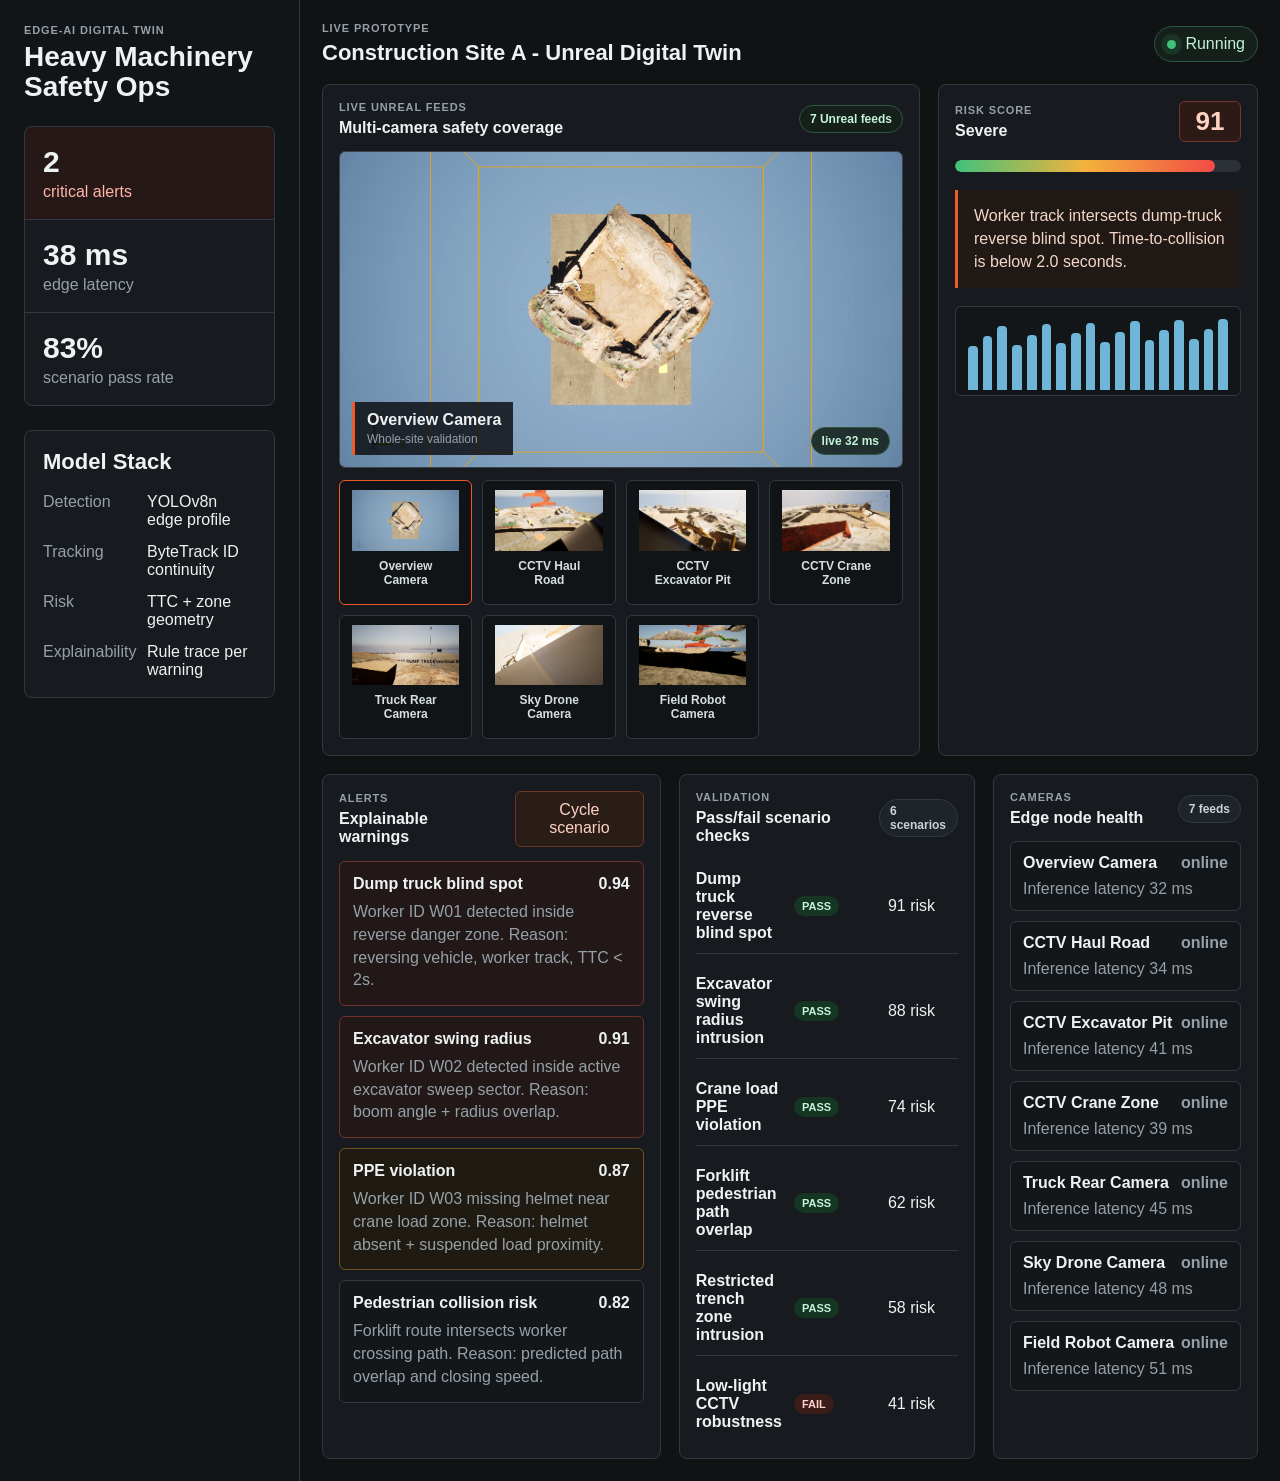
<file: index.html>
<!doctype html>
<html lang="en">
  <head>
    <meta charset="utf-8" />
    <meta name="viewport" content="width=device-width, initial-scale=1" />
    <meta http-equiv="refresh" content="0; url=/dashboard/" />
    <title>Construction Safety Dashboard</title>
  </head>
  <body>
    <p>Opening <a href="/dashboard/">Construction Safety Dashboard</a>.</p>
  </body>
</html>
</file>
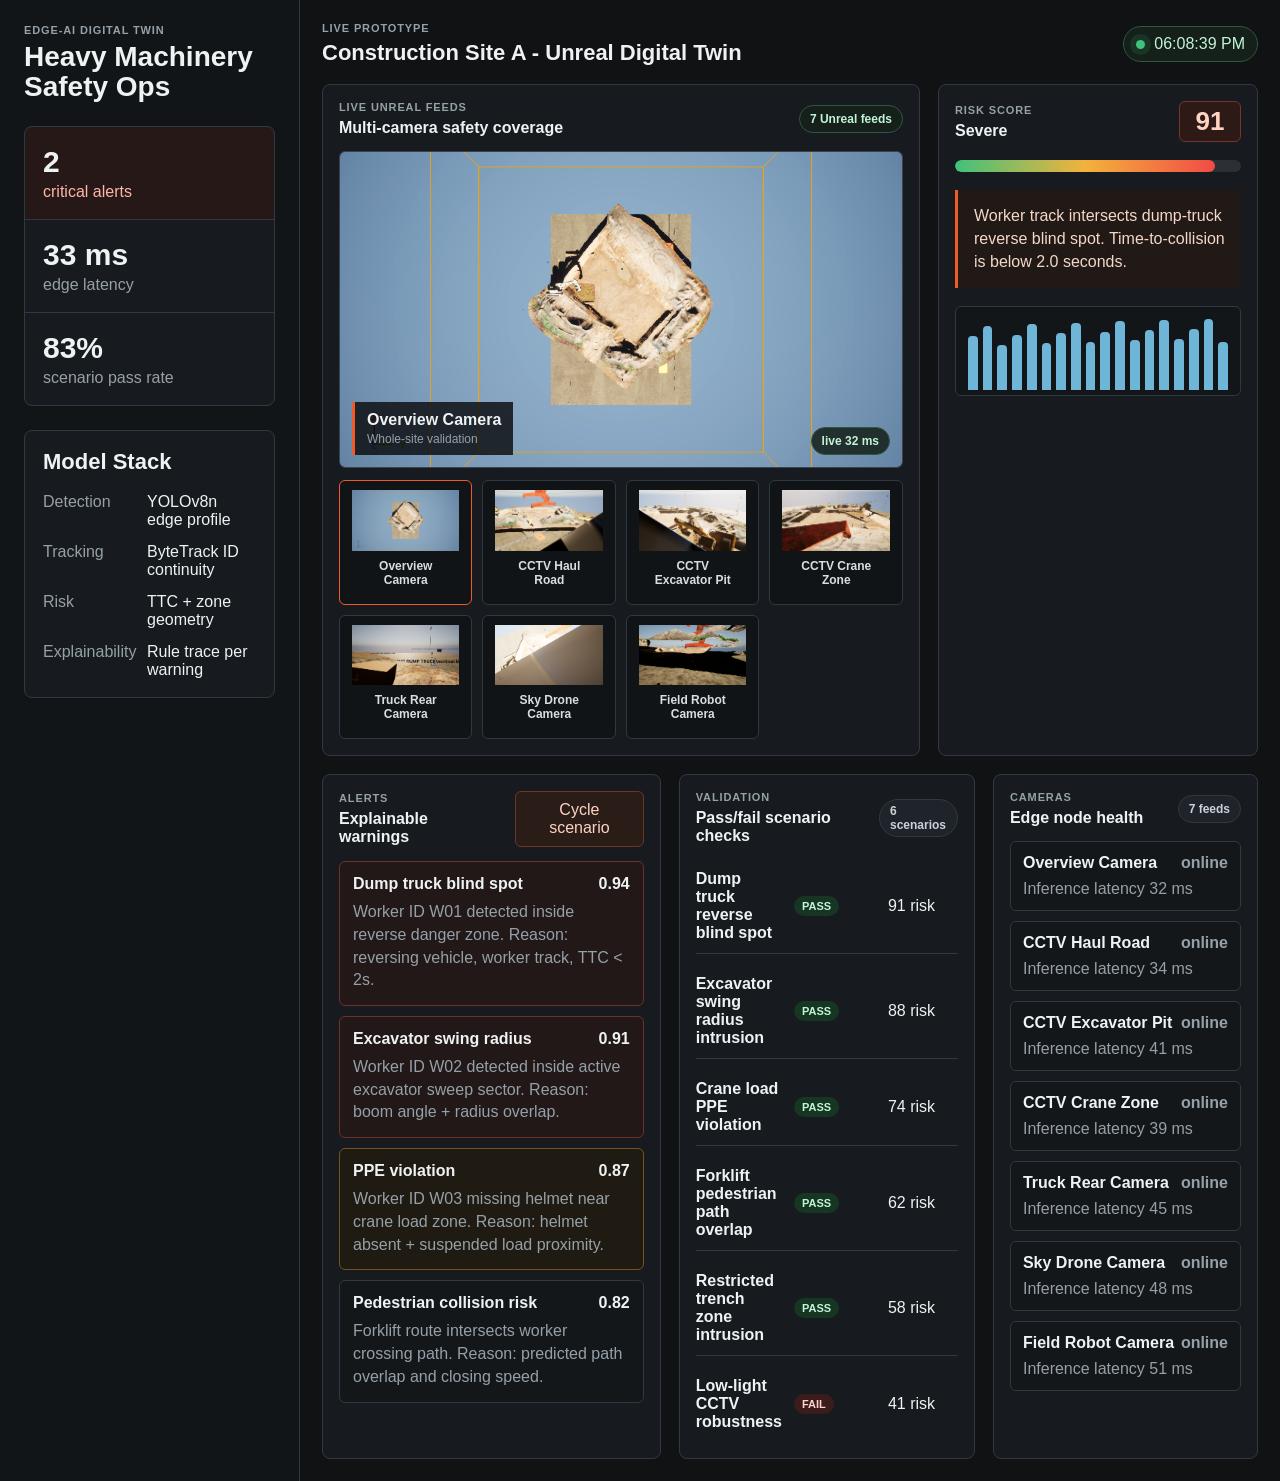
<file: dashboard/index.html>
<!doctype html>
<html lang="en">
  <head>
    <meta charset="utf-8" />
    <meta name="viewport" content="width=device-width, initial-scale=1" />
    <title>Construction Safety Twin Dashboard</title>
    <link rel="stylesheet" href="./styles.css" />
  </head>
  <body>
    <main class="shell">
      <aside class="rail" aria-label="System summary">
        <div>
          <p class="eyebrow">Edge-AI Digital Twin</p>
          <h1>Heavy Machinery Safety Ops</h1>
        </div>
        <section class="status-stack" aria-label="Live system status">
          <div class="status-item critical">
            <span class="status-value" id="criticalCount">2</span>
            <span>critical alerts</span>
          </div>
          <div class="status-item">
            <span class="status-value" id="latencyNow">38 ms</span>
            <span>edge latency</span>
          </div>
          <div class="status-item">
            <span class="status-value" id="passRate">83%</span>
            <span>scenario pass rate</span>
          </div>
        </section>
        <section class="model-box">
          <h2>Model Stack</h2>
          <dl>
            <div><dt>Detection</dt><dd>YOLOv8n edge profile</dd></div>
            <div><dt>Tracking</dt><dd>ByteTrack ID continuity</dd></div>
            <div><dt>Risk</dt><dd>TTC + zone geometry</dd></div>
            <div><dt>Explainability</dt><dd>Rule trace per warning</dd></div>
          </dl>
        </section>
      </aside>

      <section class="workspace">
        <header class="topbar">
          <div>
            <p class="eyebrow">Live Prototype</p>
            <h2>Construction Site A - Unreal Digital Twin</h2>
          </div>
          <div class="run-state">
            <span class="pulse"></span>
            <span id="clock">Running</span>
          </div>
        </header>

        <section class="hero-grid">
          <article class="camera-panel">
            <div class="panel-head">
              <div>
                <p class="eyebrow">Live Unreal Feeds</p>
                <h3>Multi-camera safety coverage</h3>
              </div>
              <span class="badge live" id="feedState">Unreal feed</span>
            </div>
            <div class="active-feed" id="activeFeed"></div>
            <div class="feed-grid" id="feedGrid"></div>
          </article>

          <article class="risk-panel">
            <div class="panel-head">
              <div>
                <p class="eyebrow">Risk Score</p>
                <h3 id="riskLabel">Severe</h3>
              </div>
              <span class="score" id="riskScore">91</span>
            </div>
            <div class="risk-meter" aria-hidden="true">
              <span id="riskBar"></span>
            </div>
            <div class="reason-box" id="reasonBox">
              Worker track intersects dump-truck reverse blind spot. Time-to-collision is below 2.0 seconds.
            </div>
            <div class="latency-chart" id="latencyChart" aria-label="Latency history"></div>
          </article>
        </section>

        <section class="content-grid">
          <article class="panel alerts">
            <div class="panel-head">
              <div>
                <p class="eyebrow">Alerts</p>
                <h3>Explainable warnings</h3>
              </div>
              <button id="cycleAlert" type="button">Cycle scenario</button>
            </div>
            <div id="alertList" class="alert-list"></div>
          </article>

          <article class="panel">
            <div class="panel-head">
              <div>
                <p class="eyebrow">Validation</p>
                <h3>Pass/fail scenario checks</h3>
              </div>
              <span class="badge">6 scenarios</span>
            </div>
            <div id="validationTable" class="validation-table"></div>
          </article>

          <article class="panel">
            <div class="panel-head">
              <div>
                <p class="eyebrow">Cameras</p>
                <h3>Edge node health</h3>
              </div>
              <span class="badge">7 feeds</span>
            </div>
            <div id="cameraGrid" class="camera-grid"></div>
          </article>
        </section>
      </section>
    </main>
    <script src="./app.js"></script>
  </body>
</html>
</file>
<file: dashboard/styles.css>
:root {
  color-scheme: dark;
  --bg: #101214;
  --panel: #171b1f;
  --panel-2: #1e2429;
  --line: #303941;
  --text: #eef2f3;
  --muted: #96a0a8;
  --accent: #f05a28;
  --amber: #f3b23c;
  --green: #40c27a;
  --red: #f24b45;
  --blue: #6fb5d8;
  --radius: 8px;
  font-family: "Segoe UI", Arial, sans-serif;
}

* {
  box-sizing: border-box;
}

body {
  margin: 0;
  min-height: 100dvh;
  background: var(--bg);
  color: var(--text);
}

button {
  border: 1px solid #6a3626;
  border-radius: 6px;
  background: #2a1d18;
  color: #ffd2c1;
  cursor: pointer;
  font: inherit;
  padding: 9px 12px;
}

button:active {
  transform: translateY(1px);
}

.shell {
  display: grid;
  grid-template-columns: 300px minmax(0, 1fr);
  min-height: 100dvh;
}

.rail {
  display: flex;
  flex-direction: column;
  gap: 24px;
  padding: 24px;
  border-right: 1px solid var(--line);
  background: #121518;
}

.eyebrow {
  margin: 0 0 6px;
  color: var(--muted);
  font-size: 11px;
  font-weight: 700;
  letter-spacing: 0.08em;
  text-transform: uppercase;
}

h1,
h2,
h3 {
  margin: 0;
  letter-spacing: 0;
}

h1 {
  font-size: 28px;
  line-height: 1.08;
}

h2 {
  font-size: 22px;
}

h3 {
  font-size: 16px;
}

.status-stack,
.model-box,
.panel,
.camera-panel,
.risk-panel {
  border: 1px solid var(--line);
  border-radius: var(--radius);
  background: var(--panel);
}

.status-stack {
  display: grid;
  gap: 1px;
  overflow: hidden;
  background: var(--line);
}

.status-item {
  display: grid;
  gap: 4px;
  padding: 18px;
  background: var(--panel);
  color: var(--muted);
}

.status-item.critical {
  background: #261817;
  color: #ffb6a7;
}

.status-value {
  color: var(--text);
  font-size: 30px;
  font-weight: 800;
}

.model-box {
  padding: 18px;
}

.model-box dl {
  display: grid;
  gap: 14px;
  margin: 18px 0 0;
}

.model-box div {
  display: grid;
  grid-template-columns: 92px 1fr;
  gap: 12px;
}

dt {
  color: var(--muted);
}

dd {
  margin: 0;
}

.workspace {
  min-width: 0;
  padding: 22px;
}

.topbar,
.panel-head {
  display: flex;
  align-items: center;
  justify-content: space-between;
  gap: 16px;
}

.topbar {
  margin-bottom: 18px;
}

.run-state {
  display: inline-flex;
  align-items: center;
  gap: 9px;
  border: 1px solid #2f5643;
  border-radius: 999px;
  padding: 8px 12px;
  color: #c3f3d8;
  background: #142019;
}

.pulse {
  width: 9px;
  height: 9px;
  border-radius: 50%;
  background: var(--green);
  box-shadow: 0 0 0 6px rgb(64 194 122 / 0.12);
}

.hero-grid {
  display: grid;
  grid-template-columns: minmax(0, 1.65fr) minmax(320px, 0.75fr);
  gap: 18px;
}

.camera-panel,
.risk-panel,
.panel {
  padding: 16px;
}

.active-feed {
  position: relative;
  overflow: hidden;
  margin-top: 14px;
  border: 1px solid #3a444d;
  border-radius: 6px;
  aspect-ratio: 16 / 9;
  background: #0b0d0f;
}

.active-feed img {
  width: 100%;
  height: 100%;
  object-fit: cover;
  filter: contrast(1.06) saturate(1.02);
}

.feed-overlay {
  position: absolute;
  left: 12px;
  right: 12px;
  bottom: 12px;
  display: flex;
  align-items: end;
  justify-content: space-between;
  gap: 12px;
}

.feed-title {
  border-left: 3px solid var(--accent);
  padding: 9px 12px;
  background: rgb(10 12 14 / 0.82);
}

.feed-title strong,
.feed-title span {
  display: block;
}

.feed-title span {
  color: var(--muted);
  font-size: 12px;
  margin-top: 3px;
}

.feed-status {
  border: 1px solid #2f5643;
  border-radius: 999px;
  padding: 6px 10px;
  background: rgb(20 32 25 / 0.86);
  color: #c3f3d8;
  font-size: 12px;
  font-weight: 700;
}

.feed-grid {
  display: grid;
  grid-template-columns: repeat(4, minmax(0, 1fr));
  gap: 10px;
  margin-top: 12px;
}

.feed-tile {
  overflow: hidden;
  border: 1px solid var(--line);
  border-radius: 6px;
  background: #101417;
  cursor: pointer;
}

.feed-tile.active {
  border-color: var(--accent);
}

.feed-tile img {
  display: block;
  width: 100%;
  aspect-ratio: 16 / 9;
  object-fit: cover;
}

.feed-tile span {
  display: block;
  padding: 8px 9px;
  color: #d7dee2;
  font-size: 12px;
  font-weight: 700;
}

.badge,
.score {
  display: inline-flex;
  align-items: center;
  min-height: 28px;
  border: 1px solid var(--line);
  border-radius: 999px;
  padding: 4px 10px;
  color: #cad3d8;
  background: var(--panel-2);
  font-size: 12px;
  font-weight: 700;
}

.badge.live {
  border-color: #2f5643;
  color: #c3f3d8;
  background: #142019;
}

.score {
  min-width: 62px;
  justify-content: center;
  border-radius: 6px;
  border-color: #74352d;
  color: #ffd2c1;
  background: #2d1916;
  font-size: 26px;
}

.risk-meter {
  height: 12px;
  margin: 18px 0;
  overflow: hidden;
  border-radius: 999px;
  background: #2a3036;
}

.risk-meter span {
  display: block;
  height: 100%;
  width: 91%;
  border-radius: inherit;
  background: linear-gradient(90deg, var(--green), var(--amber), var(--red));
  transition: width 240ms ease;
}

.reason-box {
  min-height: 88px;
  border-left: 3px solid var(--accent);
  padding: 14px 14px 14px 16px;
  background: #201916;
  color: #f5d7c8;
  line-height: 1.45;
}

.latency-chart {
  display: grid;
  grid-template-columns: repeat(18, 1fr);
  align-items: end;
  gap: 5px;
  height: 90px;
  margin-top: 18px;
  padding: 12px;
  border: 1px solid var(--line);
  border-radius: 6px;
  background: #121619;
}

.latency-chart span {
  min-height: 8px;
  border-radius: 4px 4px 0 0;
  background: var(--blue);
}

.content-grid {
  display: grid;
  grid-template-columns: 1.15fr 1fr 0.9fr;
  gap: 18px;
  margin-top: 18px;
}

.alert-list,
.validation-table,
.camera-grid {
  display: grid;
  gap: 10px;
  margin-top: 14px;
}

.alert {
  display: grid;
  gap: 8px;
  padding: 13px;
  border: 1px solid var(--line);
  border-radius: 6px;
  background: #13171a;
}

.alert.critical {
  border-color: #70302b;
  background: #211817;
}

.alert.high {
  border-color: #73541e;
  background: #201b12;
}

.alert-title {
  display: flex;
  justify-content: space-between;
  gap: 12px;
  font-weight: 800;
}

.alert p {
  margin: 0;
  color: var(--muted);
  line-height: 1.42;
}

.row {
  display: grid;
  grid-template-columns: 1fr 82px 70px;
  gap: 12px;
  align-items: center;
  padding: 11px 0;
  border-bottom: 1px solid var(--line);
}

.row:last-child {
  border-bottom: 0;
}

.result {
  justify-self: start;
  border-radius: 999px;
  padding: 4px 8px;
  font-size: 11px;
  font-weight: 800;
}

.pass {
  color: #c3f3d8;
  background: #163522;
}

.fail {
  color: #ffd2ce;
  background: #3a1d1b;
}

.camera {
  display: grid;
  gap: 8px;
  padding: 12px;
  border: 1px solid var(--line);
  border-radius: 6px;
  background: #13171a;
}

.camera strong {
  display: flex;
  justify-content: space-between;
}

.camera span {
  color: var(--muted);
}

@media (max-width: 1100px) {
  .shell,
  .hero-grid,
  .content-grid {
    grid-template-columns: 1fr;
  }

  .rail {
    border-right: 0;
    border-bottom: 1px solid var(--line);
  }
}

@media (max-width: 900px) {
  .feed-grid {
    grid-template-columns: repeat(2, minmax(0, 1fr));
  }
}

@media (max-width: 680px) {
  .workspace,
  .rail {
    padding: 16px;
  }

  .topbar,
  .panel-head {
    align-items: flex-start;
    flex-direction: column;
  }

  .row {
    grid-template-columns: 1fr;
  }

  .feed-grid {
    grid-template-columns: 1fr;
  }
}
</file>
